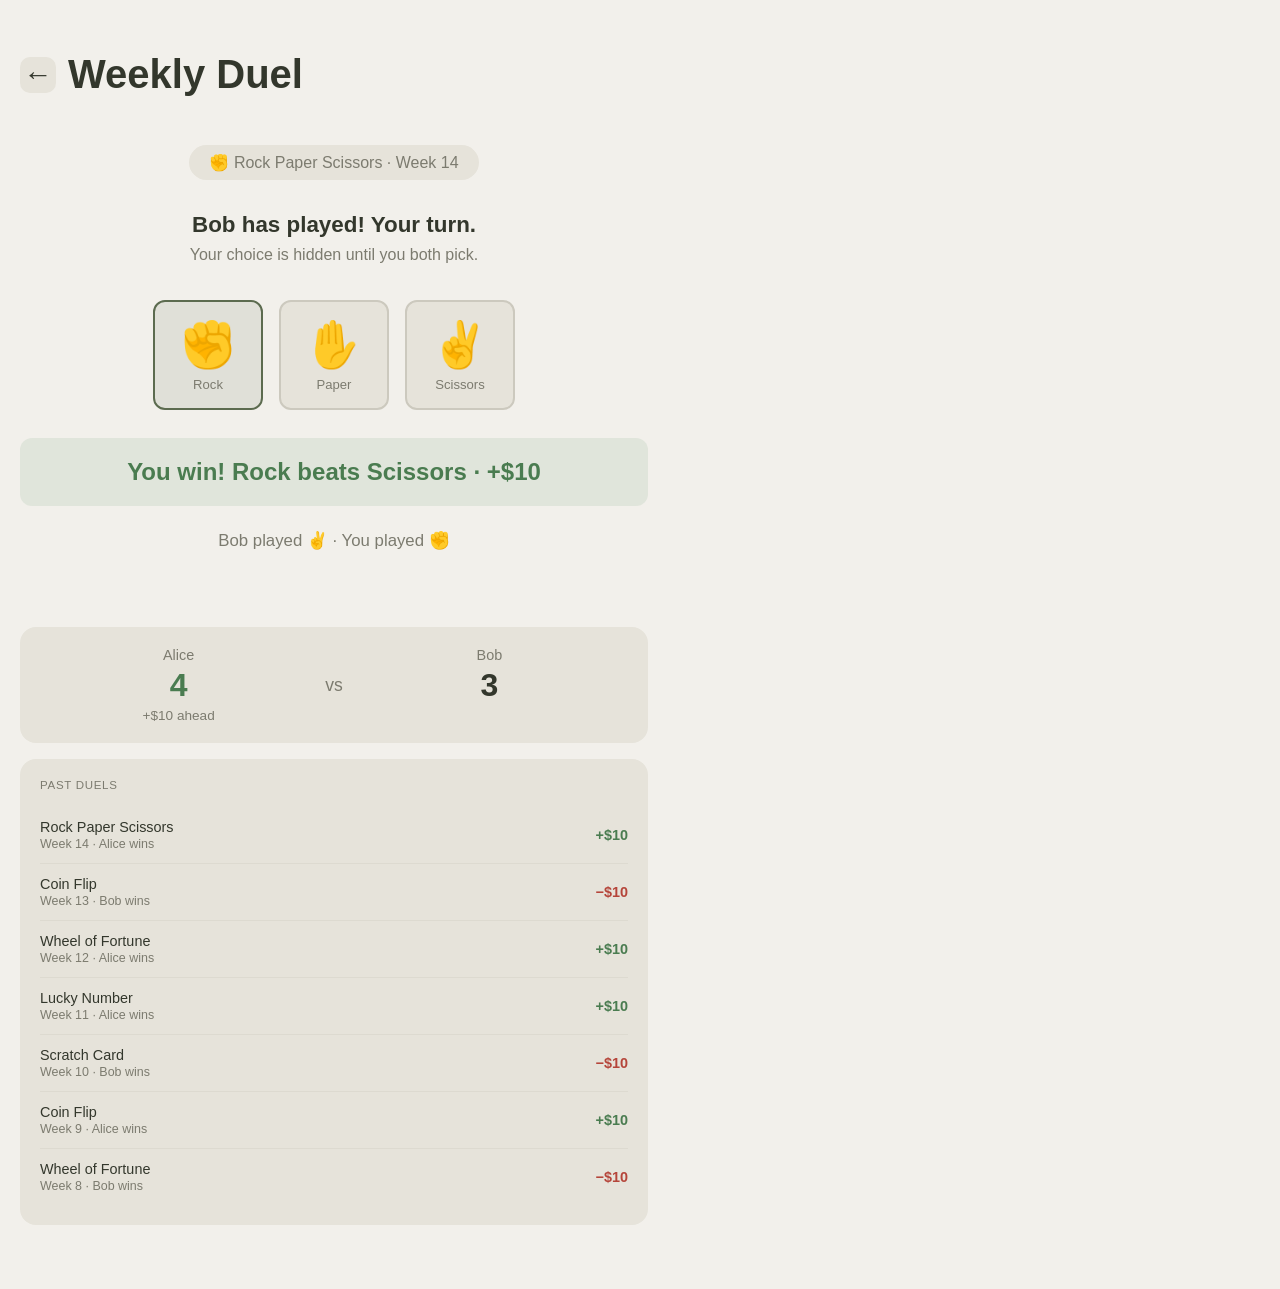
<file: duel-screenshot.html>
<!DOCTYPE html>
<html>
<head>
<meta charset="UTF-8">
<link rel="stylesheet" href="css/style.css">
<style>
  html, body { width: 668px; margin: 0; overflow: hidden; background: var(--bg); }
  .page { padding: 52px 20px 40px; }
  .game-badge {
    display: inline-block; background: var(--surface); border-radius: 20px;
    padding: 8px 20px; font-size: 1rem; color: var(--text-muted); margin-bottom: 32px;
  }
  .duel-game { text-align: center; margin-bottom: 24px; }
  .duel-game .lead { font-size: 1.4rem; font-weight: 600; margin-bottom: 8px; }
  .duel-game .sub { font-size: 1rem; color: var(--text-muted); margin-bottom: 36px; }
  .rps-choice { flex-direction: column; gap: 6px; height: 110px; width: 110px; font-size: 2.8rem; }
  .rps-choice span { font-size: 0.82rem; color: var(--text-muted); }
  .rps-choices { gap: 16px; margin: 0 0 28px; }
  .duel-result { font-size: 1.5rem; padding: 20px 24px; margin: 0 0 24px; }
  .reveal { font-size: 1.05rem; color: var(--text-muted); margin-bottom: 32px; }
  .duel-score-card {
    display: flex; align-items: center; justify-content: space-between;
    background: var(--surface); border-radius: var(--radius);
    padding: 20px 24px; margin-bottom: 16px; text-align: center;
  }
  .duel-score-player { flex: 1; }
  .duel-score-name { font-size: 0.9rem; color: var(--text-muted); margin-bottom: 4px; }
  .duel-score-val { font-size: 2rem; font-weight: 700; }
  .duel-score-val.winning { color: var(--green); }
  .duel-score-vs { font-size: 1.1rem; color: var(--text-muted); padding: 0 12px; }
  .duel-score-note { font-size: 0.85rem; color: var(--text-muted); margin-top: 4px; min-height: 1em; }
  .duel-history-section { background: var(--surface); border-radius: var(--radius); padding: 20px; margin-bottom: 24px; }
  .duel-history-label { font-size: 0.72rem; letter-spacing: 0.06em; text-transform: uppercase; color: var(--text-muted); margin-bottom: 16px; }
  .history-row { display: flex; justify-content: space-between; align-items: center; padding: 12px 0; border-bottom: 1px solid var(--surface-2); font-size: 0.9rem; }
  .history-row:last-child { border-bottom: none; }
  .history-game { font-weight: 500; }
  .history-date { font-size: 0.78rem; color: var(--text-muted); margin-top: 2px; }
  .result-win { color: var(--green); font-weight: 600; }
  .result-loss { color: var(--red); font-weight: 600; }
  .result-tie { color: var(--text-muted); font-weight: 500; }
  /* Match header title pixel size to real app screenshots (captured at 2x) */
  .screen-header h2 { font-size: 2.5rem !important; }
  .btn-icon { font-size: 1.8rem !important; }
</style>
</head>
<body>
<div class="page">
  <div class="screen-header">
    <button class="btn-icon">←</button>
    <h2>Weekly Duel</h2>
  </div>

  <div class="duel-game">
    <div class="game-badge">✊ Rock Paper Scissors · Week 14</div>
    <p class="lead">Bob has played! Your turn.</p>
    <p class="sub">Your choice is hidden until you both pick.</p>
    <div class="rps-choices">
      <div class="rps-choice selected">✊<span>Rock</span></div>
      <div class="rps-choice">✋<span>Paper</span></div>
      <div class="rps-choice">✌️<span>Scissors</span></div>
    </div>
    <div class="duel-result win" style="background:rgba(74,124,80,0.1);color:#4a7c50">You win! Rock beats Scissors · +$10</div>
    <p class="reveal">Bob played ✌️ · You played ✊</p>
  </div>

  <div class="duel-score-card">
    <div class="duel-score-player">
      <div class="duel-score-name">Alice</div>
      <div class="duel-score-val winning">4</div>
      <div class="duel-score-note">+$10 ahead</div>
    </div>
    <div class="duel-score-vs">vs</div>
    <div class="duel-score-player">
      <div class="duel-score-name">Bob</div>
      <div class="duel-score-val">3</div>
      <div class="duel-score-note">&nbsp;</div>
    </div>
  </div>

  <div class="duel-history-section">
    <div class="duel-history-label">Past Duels</div>
    <div class="history-row">
      <div><div class="history-game">Rock Paper Scissors</div><div class="history-date">Week 14 · Alice wins</div></div>
      <div class="result-win">+$10</div>
    </div>
    <div class="history-row">
      <div><div class="history-game">Coin Flip</div><div class="history-date">Week 13 · Bob wins</div></div>
      <div class="result-loss">−$10</div>
    </div>
    <div class="history-row">
      <div><div class="history-game">Wheel of Fortune</div><div class="history-date">Week 12 · Alice wins</div></div>
      <div class="result-win">+$10</div>
    </div>
    <div class="history-row">
      <div><div class="history-game">Lucky Number</div><div class="history-date">Week 11 · Alice wins</div></div>
      <div class="result-win">+$10</div>
    </div>
    <div class="history-row">
      <div><div class="history-game">Scratch Card</div><div class="history-date">Week 10 · Bob wins</div></div>
      <div class="result-loss">−$10</div>
    </div>
    <div class="history-row">
      <div><div class="history-game">Coin Flip</div><div class="history-date">Week 9 · Alice wins</div></div>
      <div class="result-win">+$10</div>
    </div>
    <div class="history-row">
      <div><div class="history-game">Wheel of Fortune</div><div class="history-date">Week 8 · Bob wins</div></div>
      <div class="result-loss">−$10</div>
    </div>
  </div>
</div>
</body>
</html>
</file>
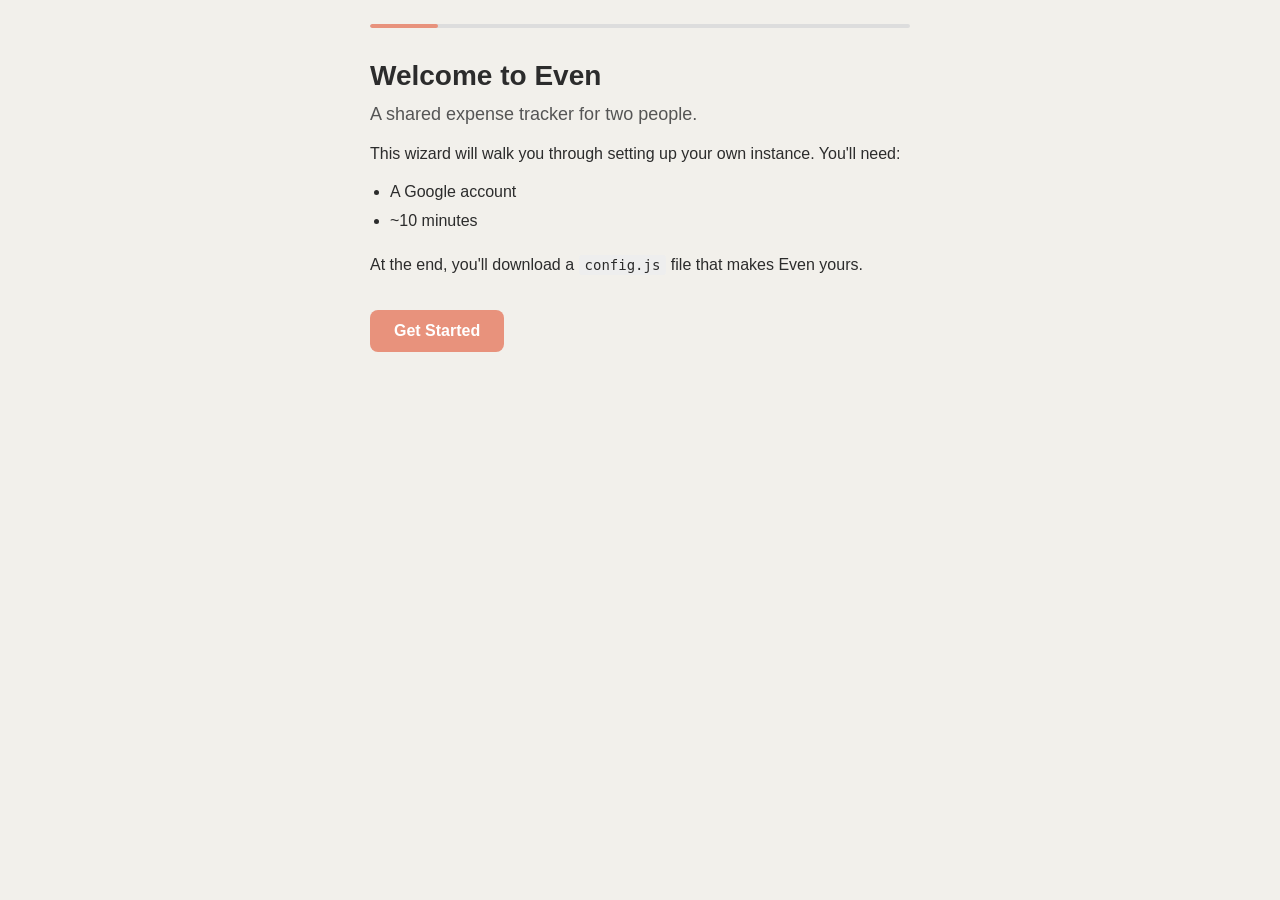
<file: setup.html>
<!DOCTYPE html>
<html lang="en">
<head>
  <meta charset="UTF-8">
  <meta name="viewport" content="width=device-width, initial-scale=1.0">
  <title>Even — Setup</title>
  <link rel="icon" href="assets/icons/icon.png" type="image/png">
  <link rel="stylesheet" href="css/setup.css">
</head>
<body>
  <div class="setup-container">
    <div class="progress-bar">
      <div class="progress-fill" id="progress-fill"></div>
    </div>

    <!-- Step 1: Welcome -->
    <section class="step" id="step-1">
      <h1>Welcome to Even</h1>
      <p class="lead">A shared expense tracker for two people.</p>
      <p>This wizard will walk you through setting up your own instance. You'll need:</p>
      <ul>
        <li>A Google account</li>
        <li>~10 minutes</li>
      </ul>
      <p>At the end, you'll download a <code>config.js</code> file that makes Even yours.</p>
    </section>

    <!-- Step 2: Create Firebase Project -->
    <section class="step hidden" id="step-2">
      <h2>Step 1: Create a Firebase Project</h2>
      <ol>
        <li>Go to <a href="https://console.firebase.google.com" target="_blank" rel="noopener">Firebase Console</a></li>
        <li>Click <strong>"Create a project"</strong></li>
        <li>Name it anything (e.g. "even")</li>
        <li>Disable Google Analytics (not needed) and click Create</li>
      </ol>
      <details>
        <summary>Why do I need Firebase?</summary>
        <p>Firebase provides the database (Firestore) and sign-in (Google Auth) that Even uses to sync expenses between two people in real time. The free tier is more than enough.</p>
      </details>
    </section>

    <!-- Step 3: Enable Authentication -->
    <section class="step hidden" id="step-3">
      <h2>Step 2: Enable Google Sign-In</h2>
      <ol>
        <li>In your Firebase project, go to <strong>Authentication → Sign-in method</strong></li>
        <li>Click <strong>Google</strong> and toggle it <strong>on</strong></li>
        <li>Pick any support email and click <strong>Save</strong></li>
      </ol>
      <p>Now enter the Gmail addresses of the two people who'll use this app:</p>
      <div class="input-group">
        <label for="email1">Person 1 email</label>
        <input type="email" id="email1" placeholder="alice@gmail.com">
      </div>
      <div class="input-group">
        <label for="email2">Person 2 email</label>
        <input type="email" id="email2" placeholder="bob@gmail.com">
      </div>
      <p class="hint">Only these two accounts will be able to sign in. Everyone else is blocked by Firestore rules.</p>
    </section>

    <!-- Step 4: Create Firestore -->
    <section class="step hidden" id="step-4">
      <h2>Step 3: Create Firestore Database</h2>
      <ol>
        <li>Go to <strong>Firestore Database → Create database</strong></li>
        <li>Select <strong>production mode</strong></li>
        <li>Pick a region close to you</li>
      </ol>
      <p>Now paste these security rules into <strong>Firestore → Rules</strong>:</p>
      <div class="code-block">
        <pre id="rules-output"></pre>
        <button class="btn-copy" id="btn-copy-rules" title="Copy to clipboard">Copy</button>
      </div>
      <p class="hint">These rules ensure only your two accounts can read and write data.</p>
    </section>

    <!-- Step 5: Firebase Config -->
    <section class="step hidden" id="step-5">
      <h2>Step 4: Get Your Firebase Config</h2>
      <ol>
        <li>Go to <strong>Project Settings</strong> (gear icon) → <strong>General</strong></li>
        <li>Scroll to <strong>"Your apps"</strong> and click the web icon <strong>&lt;/&gt;</strong></li>
        <li>Register the app (name doesn't matter, skip hosting)</li>
        <li>Copy the <code>firebaseConfig</code> object and paste it below</li>
      </ol>
      <div class="input-group">
        <label for="firebase-paste">Paste your Firebase config here</label>
        <textarea id="firebase-paste" rows="10" placeholder='const firebaseConfig = {
  apiKey: "...",
  authDomain: "...",
  projectId: "...",
  storageBucket: "...",
  messagingSenderId: "...",
  appId: "..."
};'></textarea>
      </div>
      <div id="firebase-status" class="status hidden"></div>
      <details>
        <summary>What does this config do?</summary>
        <p>These values tell Even which Firebase project to connect to. They're safe to include in client-side code — security is enforced by your Firestore rules, not by hiding these values.</p>
      </details>
    </section>

    <!-- Step 6: Names -->
    <section class="step hidden" id="step-6">
      <h2>Step 5: Your Names</h2>
      <p>What should Even call you two? These are display names shown in the app. You can change them later in Firebase.</p>
      <div class="names-row">
        <div class="input-group">
          <label for="name1">Person 1 name</label>
          <input type="text" id="name1" placeholder="Alice">
        </div>
        <div class="input-group">
          <label for="name2">Person 2 name</label>
          <input type="text" id="name2" placeholder="Bob">
        </div>
      </div>
      <p class="hint">Names are stored in Firebase when each person first signs in. The names you enter here are just for the config file reference.</p>
    </section>

    <!-- Step 7: EmailJS (Optional) -->
    <section class="step hidden" id="step-7">
      <h2>Step 6: Email Notifications (Optional)</h2>
      <p>Get notified by email when your partner adds an expense.</p>
      <div class="toggle-row">
        <label class="toggle-label">Enable email notifications</label>
        <button class="toggle-btn" id="emailjs-toggle" aria-pressed="false">Off</button>
      </div>
      <div id="emailjs-fields" class="hidden">
        <ol>
          <li>Sign up at <a href="https://www.emailjs.com" target="_blank" rel="noopener">emailjs.com</a> (free tier: 200 emails/month)</li>
          <li>Create a service (connect your Gmail)</li>
          <li>Create a template with these variables: <code>to_email</code>, <code>to_name</code>, <code>from_name</code>, <code>action</code>, <code>description</code>, <code>balance</code>, <code>app_link</code></li>
        </ol>
        <div class="input-group">
          <label for="ejs-public">Public Key</label>
          <input type="text" id="ejs-public" placeholder="Your EmailJS public key">
        </div>
        <div class="input-group">
          <label for="ejs-service">Service ID</label>
          <input type="text" id="ejs-service" placeholder="e.g. service_abc123">
        </div>
        <div class="input-group">
          <label for="ejs-template">Template ID</label>
          <input type="text" id="ejs-template" placeholder="e.g. template_xyz789">
        </div>
      </div>
      <p class="hint">You can skip this and set it up later by editing config.js.</p>
    </section>

    <!-- Step 8: Generate -->
    <section class="step hidden" id="step-8">
      <h2>You're all set!</h2>
      <p>Here's your generated <code>config.js</code>. Download it and place it in the same folder as <code>index.html</code>.</p>
      <div class="code-block">
        <pre id="config-output"></pre>
        <button class="btn-copy" id="btn-copy-config" title="Copy to clipboard">Copy</button>
      </div>
      <div class="button-row">
        <button class="btn btn-primary" id="btn-download">Download config.js</button>
      </div>
      <h3>Deploy</h3>
      <p>Put all the files on any static host:</p>
      <ul>
        <li><strong>Firebase Hosting:</strong> <code>firebase init hosting && firebase deploy</code></li>
        <li><strong>GitHub Pages:</strong> Push to a repo and enable Pages</li>
        <li><strong>Netlify / Vercel:</strong> Drag-and-drop the folder or connect your repo</li>
        <li><strong>Local:</strong> Open <code>index.html</code> in your browser (some features need a server)</li>
      </ul>
    </section>

    <!-- Navigation -->
    <div class="nav-row">
      <button class="btn btn-secondary hidden" id="btn-prev">Back</button>
      <button class="btn btn-primary" id="btn-next">Get Started</button>
    </div>
  </div>

  <script src="js/setup.js"></script>
</body>
</html>
</file>
<file: css/style.css>
* { margin: 0; padding: 0; box-sizing: border-box; }

:root {
  --bg: #f2f0eb;
  --surface: #e6e3da;
  --surface-2: #dddad0;
  --surface-3: #ccc9be;
  --accent: #5c6b4f;
  --accent-soft: rgba(92, 107, 79, 0.12);
  --text: #33372c;
  --text-muted: #7c7b6f;
  --green: #4a7c50;
  --green-soft: rgba(74, 124, 80, 0.1);
  --red: #b5453a;
  --red-soft: rgba(181, 69, 58, 0.08);
  --gold: #8b6914;
  --radius: 16px;
  --radius-sm: 12px;
}

body {
  font-family: -apple-system, BlinkMacSystemFont, 'SF Pro Display', 'SF Pro Text', 'Segoe UI', Roboto, sans-serif;
  background: var(--bg);
  color: var(--text);
  min-height: 100dvh;
  -webkit-font-smoothing: antialiased;
}

/* Splash */
.splash {
  position: fixed; top: 0; left: 0; right: 0; bottom: 0;
  background: var(--bg);
  display: flex; align-items: center; justify-content: center;
  z-index: 200;
  transition: opacity 0.5s ease-out;
}
.splash.fade-out { opacity: 0; pointer-events: none; }
.splash-content { text-align: center; }
.splash-icon {
  width: 80px; height: 80px;
  border-radius: 20px;
  animation: splashBounce 0.6s ease-in-out infinite alternate;
}
.splash-title {
  font-size: 1.8rem; font-weight: 700; color: var(--text);
  margin-top: 16px; letter-spacing: -0.5px;
}
.splash-sub {
  font-size: 0.9rem; color: var(--text-muted);
  margin-top: 8px; font-style: italic;
}
@keyframes splashBounce {
  0% { transform: translateY(0) scale(1); }
  100% { transform: translateY(-12px) scale(1.05); }
}

/* Screens */
.screen {
  display: none; padding: 24px 20px; max-width: 480px; margin: 0 auto;
  background: var(--bg); min-height: 100dvh;
}
.screen.active { display: block; }
.screen.slide-in-right { animation: slideInRight 0.3s ease-out; }

/* During swipe: both screens visible, layered */
.screen.swipe-base {
  display: block !important;
  position: fixed; top: 0; left: 0; right: 0; bottom: 0;
  overflow-y: auto; z-index: 1;
  background: var(--bg);
}
.screen.swipe-top {
  display: block !important;
  position: fixed; top: 0; left: 0; right: 0; bottom: 0;
  overflow-y: auto; z-index: 10;
  background: var(--bg);
  box-shadow: -4px 0 20px rgba(0,0,0,0.12);
  will-change: transform;
}

@keyframes slideInRight {
  from { transform: translateX(100%); }
  to { transform: translateX(0); }
}
@keyframes slideOutRight {
  from { transform: translateX(0); }
  to { transform: translateX(100%); }
}

/* Auth */
.auth-container {
  display: flex; flex-direction: column; align-items: center;
  justify-content: center; min-height: 80dvh; text-align: center;
}
.auth-container h1 { font-size: 2.4rem; font-weight: 700; margin-bottom: 8px; letter-spacing: -0.5px; }
.subtitle { color: var(--text-muted); margin-bottom: 40px; font-size: 1.05rem; font-weight: 400; }

/* Buttons */
.btn {
  padding: 16px 24px; border: none; border-radius: var(--radius);
  font-size: 1rem; font-weight: 600; cursor: pointer; width: 100%;
  transition: opacity 0.2s, transform 0.1s;
}
.btn:active { opacity: 0.7; transform: scale(0.98); }
.btn-primary { background: var(--accent); color: white; }
.btn-accent { background: var(--text); color: var(--bg); font-weight: 600; border-radius: 24px; }

/* Balance card */
.balance-card {
  background: var(--surface);
  border-radius: 20px;
  padding: 32px 24px 24px;
  text-align: center;
  margin-bottom: 16px;
  box-shadow: 0 2px 12px rgba(0,0,0,0.04);
}
.balance-label { color: var(--text-muted); font-size: 0.9rem; margin-bottom: 8px; font-weight: 500; }
.balance-amount { font-size: 3.2rem; font-weight: 700; letter-spacing: -1.5px; line-height: 1; }
.balance-amount.positive { color: var(--green); }
.balance-amount.negative { color: var(--red); }
.balance-quote {
  margin-top: 12px; font-size: 0.8rem; color: var(--text-muted);
  font-style: italic; line-height: 1.4;
}

.balance-breakdown {
  margin-top: 16px; padding-top: 16px;
  border-top: 1px solid var(--surface-2);
  display: flex; flex-wrap: wrap; gap: 6px 16px;
  justify-content: center;
}
.balance-breakdown .currency-line {
  font-size: 0.85rem; font-weight: 600; white-space: nowrap;
}
.balance-breakdown .currency-line.positive { color: var(--green); }
.balance-breakdown .currency-line.negative { color: var(--red); }
.balance-hint {
  margin-top: 10px; font-size: 0.7rem; color: var(--text-muted);
}

/* On This Day — Polaroid card */
.otd-polaroid {
  background: #fff;
  border-radius: 4px;
  padding: 16px 16px 20px;
  margin-bottom: 16px;
  box-shadow: 0 2px 12px rgba(0,0,0,0.08), 0 1px 3px rgba(0,0,0,0.06);
  transform: rotate(-0.8deg);
  max-width: 320px;
  margin-left: auto;
  margin-right: auto;
  position: relative;
  animation: otdFadeIn 0.4s ease-out;
}
.otd-polaroid::before {
  content: '';
  position: absolute;
  top: -8px; left: 50%;
  transform: translateX(-50%) rotate(2deg);
  width: 60px; height: 18px;
  background: rgba(200, 190, 150, 0.4);
  border-radius: 1px;
}
.otd-top {
  display: flex;
  justify-content: space-between;
  align-items: center;
  margin-bottom: 14px;
}
.otd-tag {
  font-size: 0.6rem;
  color: #b08840;
  text-transform: uppercase;
  letter-spacing: 1.5px;
  font-weight: 700;
}
.otd-dismiss {
  background: none; border: none;
  color: #ccc; font-size: 0.85rem;
  cursor: pointer; padding: 4px;
}
.otd-desc {
  font-size: 1.1rem;
  font-weight: 600;
  color: #2a2a2a;
  letter-spacing: -0.2px;
}
.otd-details {
  display: flex;
  justify-content: space-between;
  align-items: baseline;
  margin-top: 8px;
}
.otd-date {
  font-size: 0.8rem;
  color: #999;
  font-style: italic;
}
.otd-amount {
  font-size: 1rem;
  font-weight: 700;
  color: #666;
}
@keyframes otdFadeIn {
  from { opacity: 0; transform: rotate(-0.8deg) translateY(-10px); }
  to { opacity: 1; transform: rotate(-0.8deg) translateY(0); }
}

/* Duel banner */
.duel-banner {
  background: linear-gradient(135deg, #c5cdb8, #a8b89a);
  border-radius: 20px; padding: 18px 20px; margin-bottom: 20px;
  display: flex; align-items: center; justify-content: space-between;
}
.duel-banner p { font-weight: 600; font-size: 0.95rem; color: #2e3328; }
.duel-banner .btn {
  width: auto; padding: 10px 24px; font-size: 0.85rem;
  background: #33372c; color: #f2f0eb; border-radius: 24px; font-weight: 600;
}

/* Forms */
.form { display: flex; flex-direction: column; gap: 16px; }
.form input, .form select {
  padding: 16px; border-radius: var(--radius-sm);
  border: none;
  background: var(--surface); color: var(--text); font-size: 1rem;
  outline: none; transition: box-shadow 0.2s;
}
.form input:focus, .form select:focus { box-shadow: 0 0 0 2px var(--accent); }
.form input::placeholder { color: var(--text-muted); }
.row { display: flex; gap: 8px; }
.row input { flex: 1; }
.row select { width: 110px; font-weight: 600; text-align: center; }

/* Toggle */
.toggle-group { display: flex; flex-direction: column; gap: 8px; }
.toggle-group label {
  font-size: 0.8rem; color: var(--text-muted);
  text-transform: uppercase; letter-spacing: 0.5px; font-weight: 600;
}
.toggle {
  display: flex; background: var(--surface); border-radius: var(--radius-sm);
  overflow: hidden; padding: 3px;
}
.toggle-btn {
  flex: 1; padding: 10px; border: none; background: transparent;
  color: var(--text-muted); font-size: 0.85rem; cursor: pointer;
  transition: all 0.2s; border-radius: 10px; font-weight: 500;
}
.toggle-btn.active { background: var(--surface-2); color: var(--text); font-weight: 600; }

/* Entry type toggle */
#entry-type .toggle-btn.active { background: var(--accent); color: white; }

/* Split options (4-button grid) */
.split-options {
  display: grid; grid-template-columns: 1fr 1fr; gap: 8px;
}
.split-option {
  padding: 14px 10px; border-radius: var(--radius-sm);
  background: var(--surface); border: 2px solid transparent;
  color: var(--text-muted); font-size: 0.82rem; cursor: pointer;
  transition: all 0.2s; text-align: center; line-height: 1.3;
}
.split-option.active {
  border-color: var(--accent); color: var(--text);
  background: var(--accent-soft);
}
.split-option:active { transform: scale(0.97); }

/* History list */
.history-list { list-style: none; padding-bottom: 80px; }
.history-list li {
  position: relative;
  overflow: hidden;
  border-radius: var(--radius-sm);
  margin-bottom: 8px;
  box-shadow: 0 1px 4px rgba(0,0,0,0.03);
}
.swipe-content {
  background: var(--surface);
  padding: 16px;
  display: flex; align-items: center;
  gap: 14px;
  position: relative;
  z-index: 2;
  transition: transform 0.2s ease-out;
  touch-action: pan-y;
}
.swipe-delete {
  position: absolute;
  right: 0; top: 0; bottom: 0; left: 0;
  background: var(--red);
  color: white;
  display: flex; align-items: center; justify-content: flex-end;
  padding-right: 24px;
  pointer-events: none;
  font-size: 0.8rem; font-weight: 600;
  z-index: 1;
}

.entry-icon {
  width: 40px; height: 40px;
  border-radius: var(--radius-sm);
  display: flex; align-items: center; justify-content: center;
  font-size: 0.9rem; font-weight: 700;
  flex-shrink: 0;
  background: var(--surface-2);
}
.entry-icon.expense { color: var(--text-muted); }
.entry-icon.payment { color: var(--green); }
.entry-icon.duel { color: var(--gold); }

.entry-info { flex: 1; min-width: 0; }
.entry-desc {
  font-size: 0.95rem; font-weight: 500;
  white-space: nowrap; overflow: hidden; text-overflow: ellipsis;
  color: var(--text);
}
.entry-meta { font-size: 0.75rem; color: var(--text-muted); margin-top: 3px; }
.entry-amount { font-weight: 700; font-size: 0.95rem; text-align: right; white-space: nowrap; }
.entry-amount.credit { color: var(--green); }
.entry-amount.debit { color: var(--red); }

/* Mood animations */
@keyframes chaosPulse {
  0%, 100% { box-shadow: 0 0 20px rgba(255,0,0,0.1); }
  50% { box-shadow: 0 0 40px rgba(255,0,0,0.25); }
}
@keyframes chaosShake {
  0%, 100% { transform: translateX(0); }
  25% { transform: translateX(-1.5px); }
  75% { transform: translateX(1.5px); }
}
@keyframes emojiBurst {
  0% { opacity: 0; transform: translateY(0) rotate(0deg) scale(0.5); }
  20% { opacity: 0.8; transform: translateY(-80px) rotate(10deg) scale(1); }
  100% { opacity: 0; transform: translateY(-500px) rotate(30deg) scale(0.8); }
}

.entry-type { display: none; }

/* FAB */
.fab {
  position: fixed; bottom: 32px; right: 24px;
  width: 73px; height: 73px; border-radius: 50%;
  background: var(--accent); color: white;
  border: none; font-size: 2.2rem; cursor: pointer;
  padding: 0; line-height: 1; text-align: center;
  box-shadow: 0 4px 16px rgba(92, 107, 79, 0.3);
  display: flex; align-items: center; justify-content: center;
  transition: transform 0.2s;
  z-index: 10; line-height: 1;
  padding-bottom: env(safe-area-inset-bottom);
}
.fab:active { transform: scale(0.9); }

/* Screen header */
.screen-header {
  display: flex; align-items: center; gap: 12px; margin-bottom: 28px;
}
.screen-header h2 { margin-bottom: 0; font-size: 1.3rem; font-weight: 700; }
.btn-icon {
  width: 36px; height: 36px; border-radius: 10px;
  background: var(--surface); border: none;
  color: var(--text); font-size: 1.2rem; cursor: pointer;
  display: flex; align-items: center; justify-content: center;
}

/* Section headers */
.section-title {
  font-size: 0.8rem; color: var(--text-muted);
  text-transform: uppercase; letter-spacing: 1px;
  font-weight: 600; margin-bottom: 12px;
}

/* Dashboard header */
.dashboard-header {
  display: flex; justify-content: space-between; align-items: center;
  margin-bottom: 20px;
}
.header-actions {
  display: flex; gap: 4px;
}
.app-title {
  font-size: 1.4rem; font-weight: 700; letter-spacing: -0.3px;
}

/* Settings */
.settings-group { display: flex; flex-direction: column; gap: 6px; }
.settings-label { font-size: 0.95rem; font-weight: 600; }
.settings-hint { font-size: 0.8rem; color: var(--text-muted); }
.settings-input {
  padding: 14px 16px; border-radius: var(--radius-sm);
  border: none; background: var(--surface); color: var(--text);
  font-size: 1rem; outline: none; margin-top: 4px;
}
.settings-input:focus { box-shadow: 0 0 0 2px var(--accent); }
.btn-small {
  padding: 10px 20px; margin-top: 6px; width: auto;
  align-self: flex-start; border-radius: 10px;
  background: var(--accent); color: white; font-weight: 600;
  font-size: 0.85rem; border: none; cursor: pointer;
}
.btn-secondary {
  background: var(--surface-2); color: var(--text);
}
.btn-logout {
  background: transparent; color: var(--red);
  border: 1px solid var(--red); border-radius: var(--radius);
}
.btn-logout:active { background: var(--red-soft); }

/* Pull to refresh */
.pull-indicator {
  text-align: center;
  padding: 0;
  max-height: 0;
  overflow: hidden;
  transition: max-height 0.2s, padding 0.2s;
  color: var(--text-muted);
  font-size: 0.8rem;
  font-weight: 500;
}
.pull-indicator.pulling {
  max-height: 50px;
  padding: 12px 0;
}
.pull-indicator.refreshing {
  max-height: 50px;
  padding: 12px 0;
}

/* Settle up */
.settle-list { display: flex; flex-direction: column; gap: 10px; }
.settle-row {
  display: flex; justify-content: space-between; align-items: center;
  background: var(--surface); border-radius: var(--radius-sm);
  padding: 14px 16px;
}
.settle-currency { display: flex; flex-direction: column; }
.settle-amount-text { font-size: 1.1rem; font-weight: 700; color: var(--text); }
.settle-cur-code { font-size: 0.75rem; color: var(--text-muted); margin-top: 2px; }
.settle-btn { width: auto; padding: 8px 20px; font-size: 0.85rem; }
.settle-divider {
  height: 1px; background: var(--surface-2);
  margin: 20px 0;
}
.settle-all-section { text-align: center; }
.settle-all-label {
  font-size: 0.8rem; color: var(--text-muted);
  text-transform: uppercase; letter-spacing: 0.5px;
  font-weight: 600; margin-bottom: 8px;
}
.settle-all-total {
  font-size: 1.8rem; font-weight: 700; color: var(--text);
  margin-bottom: 4px;
}
.settle-all-hint {
  font-size: 0.75rem; color: var(--text-muted);
  margin-bottom: 16px;
}
.settle-all-btn { width: 100%; }

/* Insights */
.time-filter {
  display: flex; background: var(--surface-2); border-radius: var(--radius-sm);
  padding: 3px; margin-bottom: 20px;
}
.time-btn {
  flex: 1; padding: 10px; border: none; background: transparent;
  color: var(--text-muted); font-size: 0.85rem; cursor: pointer;
  border-radius: 10px; font-weight: 500; transition: all 0.2s;
}
.time-btn.active { background: var(--accent); color: white; font-weight: 600; }

.insight-card {
  background: var(--surface); border-radius: var(--radius);
  padding: 20px; margin-bottom: 16px;
}
.insight-card h3 {
  font-size: 0.75rem; text-transform: uppercase; letter-spacing: 1px;
  color: var(--text-muted); margin-bottom: 14px; font-weight: 600;
}
.cat-row {
  display: flex; align-items: center; gap: 8px; margin-bottom: 10px;
}
.cat-icon { font-size: 1rem; width: 24px; text-align: center; }
.cat-name { font-size: 0.82rem; width: 90px; color: var(--text); }
.cat-bar-wrap { flex: 1; height: 18px; background: var(--surface-2); border-radius: 6px; overflow: hidden; }
.cat-bar { height: 100%; border-radius: 6px; background: var(--accent); }
.cat-amount { font-size: 0.78rem; font-weight: 600; width: 60px; text-align: right; color: var(--text); }

.trend-chart {
  display: flex; align-items: flex-end; gap: 4px; height: 100px;
  margin-bottom: 24px; padding-top: 16px;
}
.trend-bar {
  flex: 1; border-radius: 4px 4px 0 0; min-height: 4px;
  background: var(--accent); position: relative;
}
.trend-bar .t-label {
  position: absolute; bottom: -18px; left: 50%; transform: translateX(-50%);
  font-size: 0.55rem; color: var(--text-muted); white-space: nowrap;
}
.trend-bar .t-val {
  position: absolute; top: -16px; left: 50%; transform: translateX(-50%);
  font-size: 0.58rem; font-weight: 600; color: var(--accent); white-space: nowrap;
}

.country-row {
  display: flex; align-items: center; gap: 10px; margin-bottom: 8px;
}
.country-flag { font-size: 1.1rem; }
.country-name { font-size: 0.85rem; flex: 1; }
.country-amount { font-size: 0.85rem; font-weight: 600; }

.stat-row {
  display: flex; justify-content: space-between; align-items: center;
  padding: 10px 0; border-bottom: 1px solid var(--surface-2);
}
.stat-row:last-child { border-bottom: none; }
.stat-label { font-size: 0.82rem; color: var(--text-muted); }
.stat-value { font-size: 0.85rem; font-weight: 600; }

/* Utilities */
.hidden { display: none !important; }
h2 { margin-bottom: 16px; }
h3 { font-size: 0.8rem; color: var(--text-muted); margin-bottom: 14px;
  text-transform: uppercase; letter-spacing: 1px; font-weight: 600; }

/* Delete button */
.btn-delete {
  background: transparent;
  color: var(--red);
  border: 1px solid var(--red);
  margin-top: 8px;
  border-radius: var(--radius);
}
.btn-delete:active { background: var(--red-soft); }

/* Duel game styles */
.duel-game { text-align: center; padding: 20px 0; }
.duel-game h2 { font-size: 1.5rem; margin-bottom: 20px; }

/* Duel score card */
.duel-score-card {
  display: flex; align-items: center; justify-content: space-between;
  background: var(--surface); border-radius: var(--radius);
  padding: 20px 24px; margin: 16px 0;
  text-align: center;
}
.duel-score-player { flex: 1; }
.duel-score-name { font-size: 0.8rem; color: var(--text-muted); margin-bottom: 4px; }
.duel-score-val { font-size: 2rem; font-weight: 700; }
.duel-score-val.winning { color: var(--green); }
.duel-score-vs { font-size: 1.1rem; color: var(--text-muted); padding: 0 12px; }
.duel-score-note { font-size: 0.78rem; color: var(--text-muted); margin-top: 4px; min-height: 1em; }

/* Duel history */
.duel-history-section {
  background: var(--surface); border-radius: var(--radius); padding: 20px; margin-bottom: 24px;
}
.duel-history-label {
  font-size: 0.72rem; letter-spacing: 0.06em; text-transform: uppercase;
  color: var(--text-muted); margin-bottom: 16px;
}
.history-row {
  display: flex; justify-content: space-between; align-items: center;
  padding: 12px 0; border-bottom: 1px solid var(--surface-2); font-size: 0.9rem;
}
.history-row:last-child { border-bottom: none; }
.history-game { font-weight: 500; }
.history-date { font-size: 0.78rem; color: var(--text-muted); margin-top: 2px; }
.result-win { color: var(--green); font-weight: 600; }
.result-loss { color: var(--red); font-weight: 600; }
.result-tie { color: var(--text-muted); font-weight: 500; }
.duel-result {
  font-size: 1.4rem; font-weight: 700; margin: 20px 0;
  padding: 16px; border-radius: var(--radius-sm);
  background: var(--surface);
}
.duel-result.win { background: var(--green-soft); color: var(--green); }
.duel-result.loss { background: var(--red-soft); color: var(--red); }
.duel-result.tie { background: var(--accent-soft); color: var(--text); }

/* Coin flip */
.coin {
  width: 120px; height: 120px; border-radius: 50%;
  background: linear-gradient(135deg, #ffd60a, #ff9f0a);
  display: flex; align-items: center; justify-content: center;
  font-size: 2rem; font-weight: 700; margin: 30px auto;
  color: #000;
}
.coin.flipping { animation: coinFlip 1s ease-out; }
@keyframes coinFlip {
  0% { transform: rotateY(0); }
  100% { transform: rotateY(1800deg); }
}

/* Wheel */
.wheel-container { position: relative; width: 280px; height: 280px; margin: 20px auto; }
.wheel { width: 100%; height: 100%; border-radius: 50%; }
.wheel-pointer {
  position: absolute; top: -10px; left: 50%; transform: translateX(-50%);
  width: 0; height: 0;
  border-left: 12px solid transparent; border-right: 12px solid transparent;
  border-top: 24px solid var(--red); z-index: 1;
}

/* RPS */
.rps-choices { display: flex; gap: 12px; justify-content: center; margin: 20px 0; }
.rps-choice {
  width: 80px; height: 80px; border-radius: var(--radius-sm);
  background: var(--surface); border: 2px solid var(--surface-3);
  font-size: 2.5rem; cursor: pointer; display: flex;
  align-items: center; justify-content: center;
  transition: all 0.2s;
}
.rps-choice.selected { border-color: var(--accent); background: var(--accent-soft); }
.rps-choice:active { transform: scale(0.93); }

/* Lucky Number */
.number-grid {
  display: grid; grid-template-columns: repeat(5, 1fr);
  gap: 8px; max-width: 300px; margin: 20px auto;
}
.number-btn {
  padding: 12px; border-radius: var(--radius-sm); background: var(--surface);
  border: 2px solid var(--surface-3); color: var(--text);
  font-size: 1.2rem; font-weight: 600; cursor: pointer; transition: all 0.2s;
}
.number-btn.selected { border-color: var(--accent); background: var(--accent-soft); }
.number-btn.target { border-color: var(--green); background: var(--green); color: var(--bg); }

/* Scratch Card */
.scratch-card {
  width: 200px; height: 140px; margin: 20px auto;
  border-radius: var(--radius-sm); position: relative; overflow: hidden;
  cursor: pointer; user-select: none;
}
.scratch-card canvas {
  position: absolute; top: 0; left: 0; width: 100%; height: 100%;
}
.scratch-value {
  display: flex; align-items: center; justify-content: center;
  width: 100%; height: 100%; font-size: 2rem; font-weight: 700;
  background: var(--surface);
}
</file>
<file: css/setup.css>
/* Setup Wizard Styles — matches Even app aesthetic */

* { box-sizing: border-box; margin: 0; padding: 0; }

body {
  font-family: -apple-system, BlinkMacSystemFont, 'Segoe UI', Roboto, sans-serif;
  background: #f2f0eb;
  color: #2c2c2c;
  min-height: 100vh;
  display: flex;
  justify-content: center;
  padding: 24px 16px;
}

.setup-container {
  max-width: 540px;
  width: 100%;
}

/* Progress bar */
.progress-bar {
  height: 4px;
  background: #ddd;
  border-radius: 2px;
  margin-bottom: 32px;
  overflow: hidden;
}
.progress-fill {
  height: 100%;
  background: #e8927c;
  border-radius: 2px;
  transition: width 0.3s ease;
  width: 12.5%;
}

/* Steps */
.step { animation: fadeIn 0.25s ease; }
.hidden { display: none !important; }

@keyframes fadeIn {
  from { opacity: 0; transform: translateY(8px); }
  to { opacity: 1; transform: translateY(0); }
}

h1 { font-size: 28px; margin-bottom: 8px; }
h2 { font-size: 22px; margin-bottom: 12px; }
h3 { font-size: 18px; margin: 20px 0 8px; }
p { line-height: 1.6; margin-bottom: 12px; }
.lead { font-size: 18px; color: #555; }

ol, ul { margin: 12px 0 16px 20px; line-height: 1.8; }

a { color: #e8927c; }

code {
  background: #eee;
  padding: 2px 6px;
  border-radius: 3px;
  font-size: 14px;
}

/* Inputs */
.input-group {
  margin-bottom: 16px;
}
.input-group label {
  display: block;
  font-size: 14px;
  font-weight: 600;
  margin-bottom: 4px;
  color: #555;
}
.input-group input,
.input-group textarea {
  width: 100%;
  padding: 10px 12px;
  border: 1px solid #ccc;
  border-radius: 8px;
  font-size: 16px;
  font-family: inherit;
  background: #fff;
  transition: border-color 0.2s;
}
.input-group input:focus,
.input-group textarea:focus {
  outline: none;
  border-color: #e8927c;
}
.input-group textarea {
  font-family: 'SF Mono', Monaco, 'Cascadia Code', monospace;
  font-size: 13px;
  resize: vertical;
}

.names-row {
  display: grid;
  grid-template-columns: 1fr 1fr;
  gap: 12px;
}

.hint {
  font-size: 13px;
  color: #888;
  margin-top: 4px;
}

/* Code block */
.code-block {
  position: relative;
  background: #1e1e1e;
  color: #d4d4d4;
  border-radius: 8px;
  padding: 16px;
  margin: 12px 0;
  overflow-x: auto;
}
.code-block pre {
  font-family: 'SF Mono', Monaco, 'Cascadia Code', monospace;
  font-size: 13px;
  line-height: 1.5;
  white-space: pre-wrap;
  word-break: break-all;
}
.btn-copy {
  position: absolute;
  top: 8px;
  right: 8px;
  background: #333;
  color: #ccc;
  border: none;
  padding: 4px 10px;
  border-radius: 4px;
  font-size: 12px;
  cursor: pointer;
}
.btn-copy:hover { background: #444; }

/* Buttons */
.btn {
  padding: 12px 24px;
  border: none;
  border-radius: 8px;
  font-size: 16px;
  font-weight: 600;
  cursor: pointer;
  transition: background 0.2s;
}
.btn-primary {
  background: #e8927c;
  color: #fff;
}
.btn-primary:hover { background: #d4806c; }
.btn-secondary {
  background: #ddd;
  color: #333;
}
.btn-secondary:hover { background: #ccc; }

.nav-row {
  display: flex;
  justify-content: space-between;
  margin-top: 32px;
  gap: 12px;
}

.button-row {
  display: flex;
  gap: 12px;
  margin: 16px 0;
}

/* Toggle button */
.toggle-row {
  display: flex;
  align-items: center;
  justify-content: space-between;
  padding: 12px 0;
  margin-bottom: 16px;
}
.toggle-label { font-weight: 600; }
.toggle-btn {
  padding: 6px 16px;
  border: 2px solid #ccc;
  border-radius: 20px;
  background: #fff;
  font-size: 14px;
  cursor: pointer;
  transition: all 0.2s;
}
.toggle-btn[aria-pressed="true"] {
  background: #e8927c;
  color: #fff;
  border-color: #e8927c;
}

/* Details/expand */
details {
  margin: 16px 0;
  padding: 12px;
  background: #fff;
  border-radius: 8px;
  border: 1px solid #eee;
}
details summary {
  cursor: pointer;
  font-weight: 600;
  color: #e8927c;
}
details p { margin-top: 8px; font-size: 14px; color: #666; }

/* Status messages */
.status {
  padding: 8px 12px;
  border-radius: 6px;
  font-size: 14px;
  margin-top: 8px;
}
.status-success { background: #e8f5e9; color: #2e7d32; }
.status-error { background: #fce4ec; color: #c62828; }

/* Responsive */
@media (max-width: 480px) {
  .names-row { grid-template-columns: 1fr; }
  h1 { font-size: 24px; }
}
</file>
